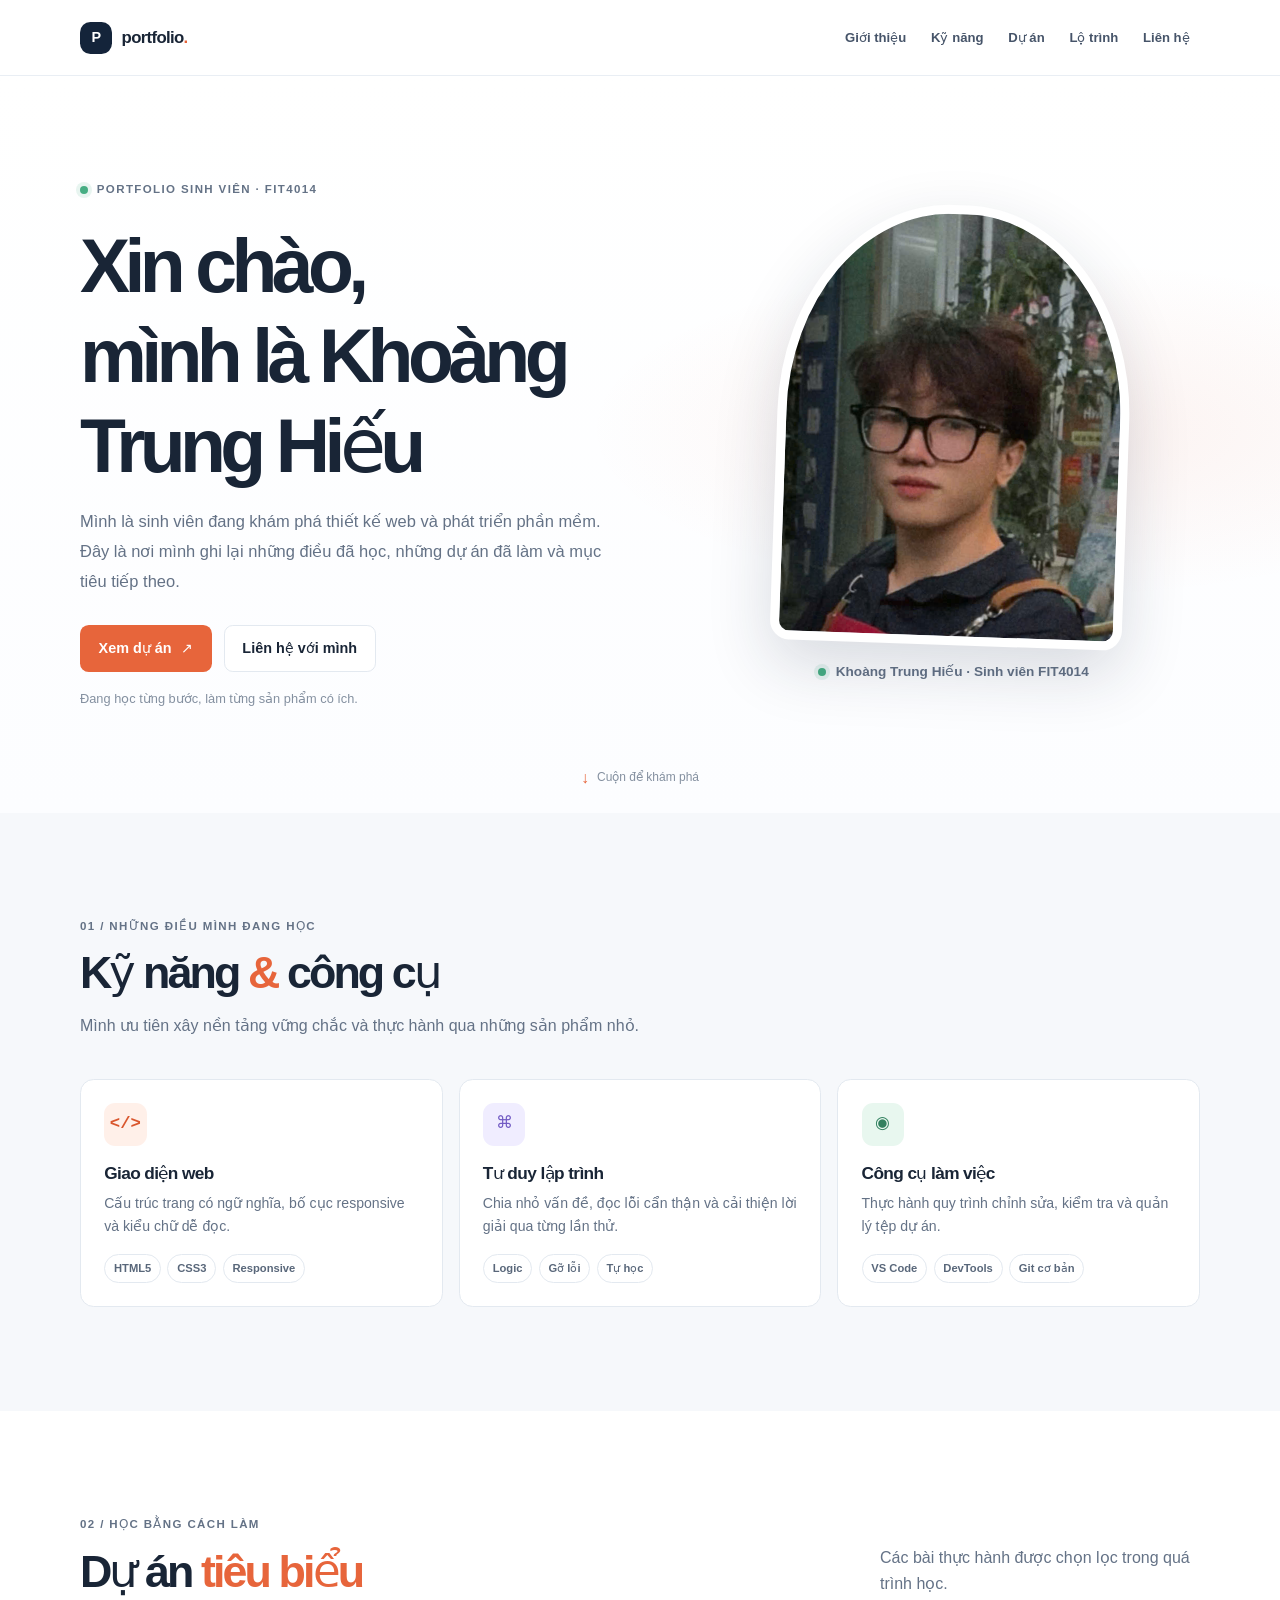
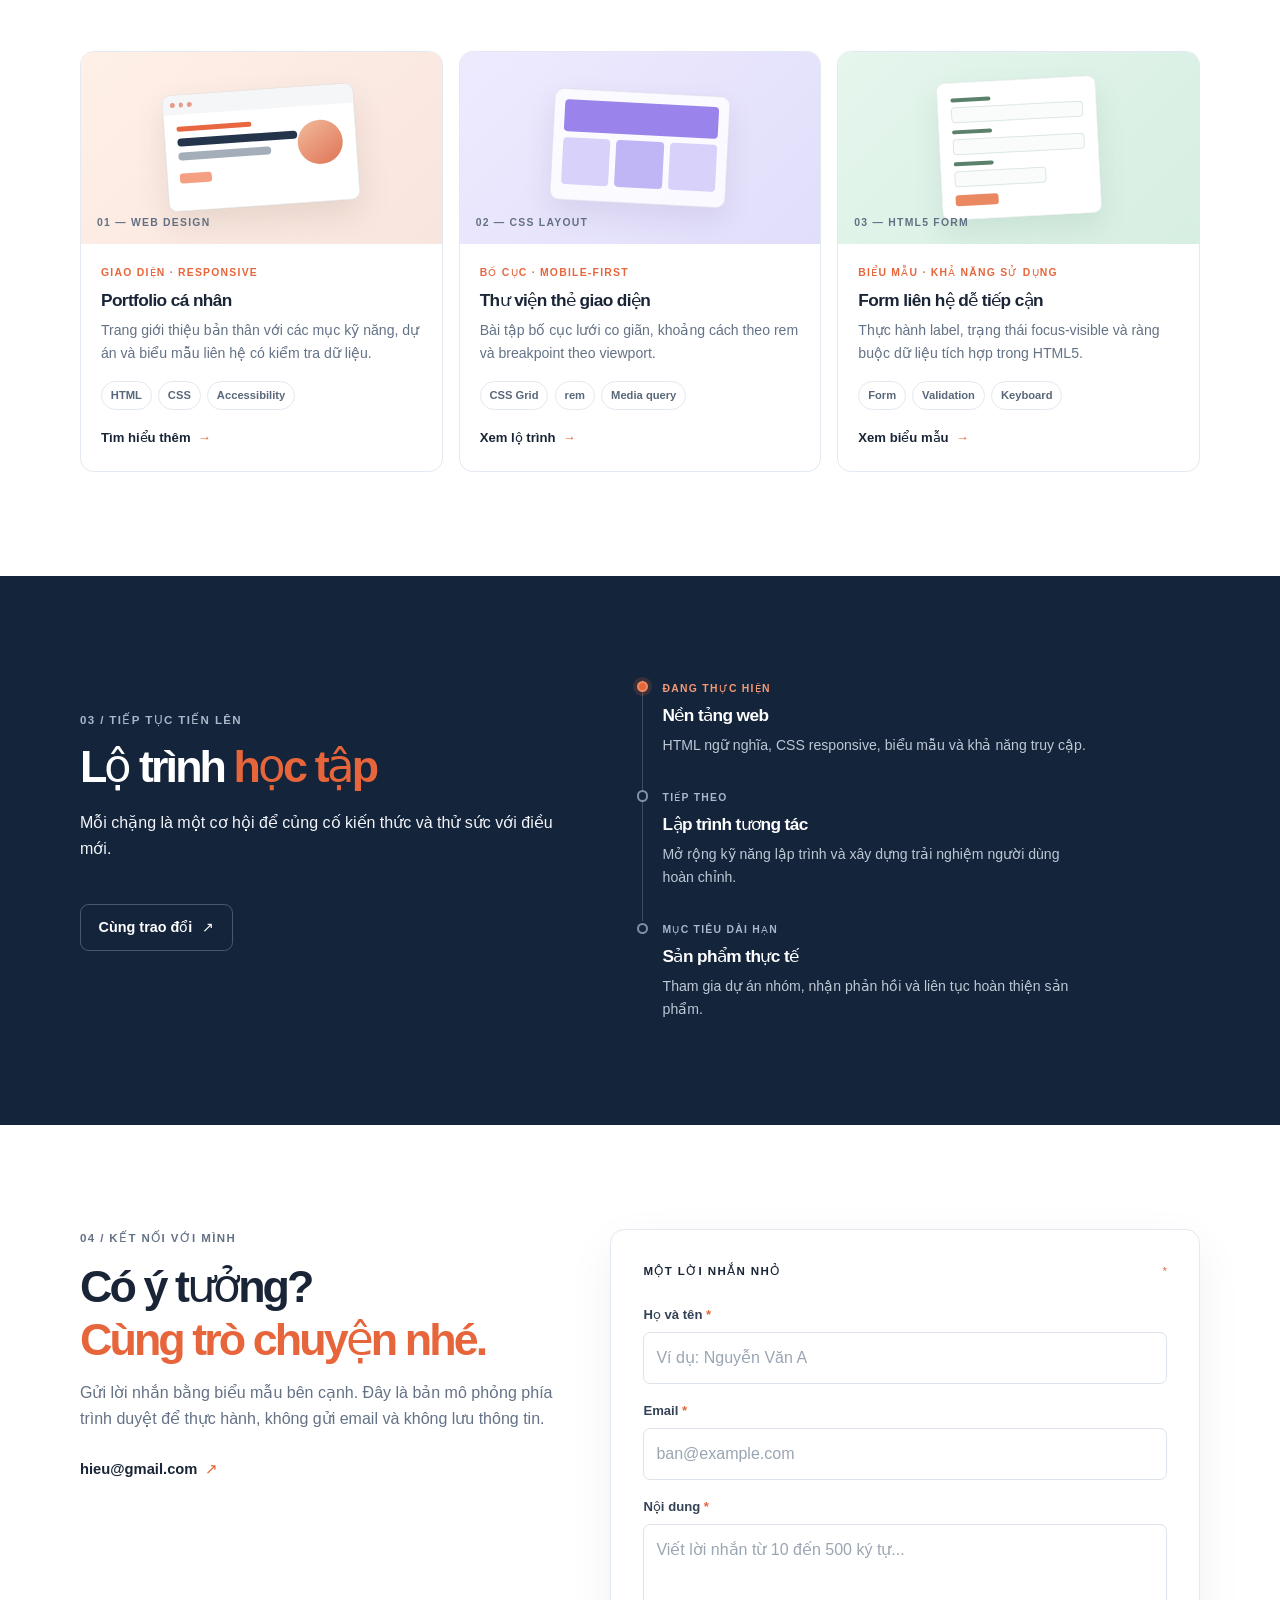
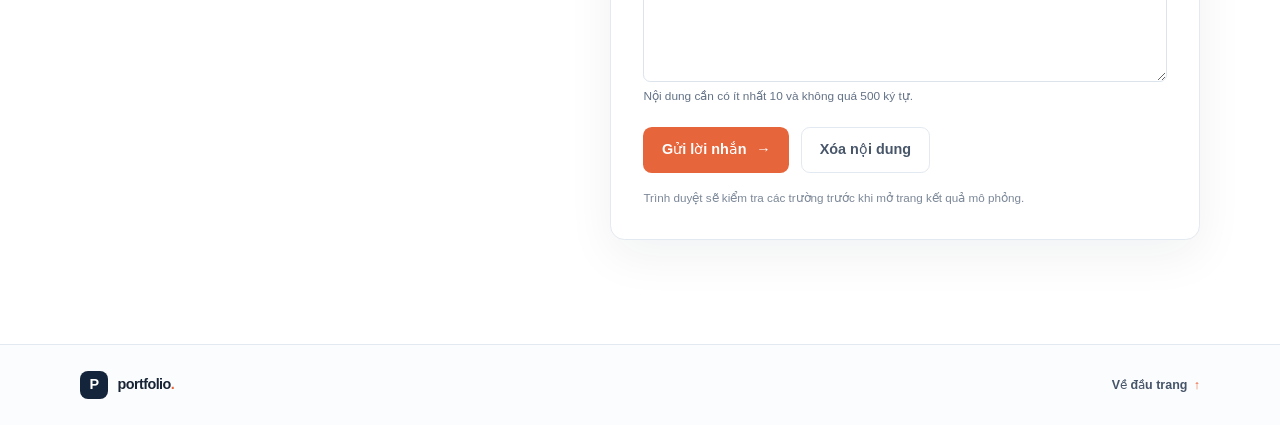
<file: index.html>
<!doctype html>
<html lang="vi">
  <head>
    <meta charset="utf-8" />
    <meta name="viewport" content="width=device-width, initial-scale=1" />
    <meta
      name="description"
      content="Portfolio cá nhân giới thiệu kỹ năng, dự án và lộ trình học tập."
    />
    <title>Portfolio | Khoàng Trung Hiếu</title>
    <link rel="stylesheet" href="css/style.css" />
  </head>
  <body>
    <a class="skip-link" href="#main">Bỏ qua điều hướng</a>

    <header class="site-header">
      <div class="container header-inner">
        <a class="brand" href="#intro" aria-label="Portfolio, về đầu trang">
          <span class="brand-mark" aria-hidden="true">P</span>
          <span>portfolio<span class="brand-dot">.</span></span>
        </a>
        <nav class="site-nav" aria-label="Điều hướng chính">
          <a href="#intro">Giới thiệu</a>
          <a href="#skills">Kỹ năng</a>
          <a href="#projects">Dự án</a>
          <a href="#learning">Lộ trình</a>
          <a href="#contact">Liên hệ</a>
        </nav>
      </div>
    </header>

    <main id="main">
      <section class="hero section" id="intro" aria-labelledby="intro-title">
        <div class="container hero-grid">
          <div class="hero-copy">
            <p class="eyebrow">
              <span class="status-dot" aria-hidden="true"></span> PORTFOLIO SINH
              VIÊN · FIT4014
            </p>
            <h1 id="intro-title">Xin chào,<br />mình là Khoàng Trung Hiếu</h1>
            <p class="hero-lede">
              Mình là sinh viên đang khám phá thiết kế web và phát triển phần
              mềm. Đây là nơi mình ghi lại những điều đã học, những dự án đã làm
              và mục tiêu tiếp theo.
            </p>
            <div class="hero-actions">
              <a class="button button-primary" href="#projects"
                >Xem dự án <span aria-hidden="true">↗</span></a
              >
              <a class="button button-quiet" href="#contact"
                >Liên hệ với mình</a
              >
            </div>
            <p class="hero-note">
              Đang học từng bước, làm từng sản phẩm có ích.
            </p>
          </div>
          <figure class="hero-art">
            <div class="portrait-frame">
              <img
                class="portrait-image"
                src="assets/hieu.jpg"
                alt="Ảnh cá nhân của Khoàng Trung Hiếu"
              />
            </div>
            <figcaption class="portrait-caption">
              <span class="status-dot" aria-hidden="true"></span>
              Khoàng Trung Hiếu · Sinh viên FIT4014
            </figcaption>
          </figure>
        </div>
        <a class="scroll-cue" href="#skills"
          ><span aria-hidden="true">↓</span> Cuộn để khám phá</a
        >
      </section>

      <section
        class="section section-soft"
        id="skills"
        aria-labelledby="skills-title"
      >
        <div class="container">
          <div class="section-heading">
            <p class="eyebrow">01 / NHỮNG ĐIỀU MÌNH ĐANG HỌC</p>
            <h2 id="skills-title">
              Kỹ năng <span class="text-accent">&amp;</span> công cụ
            </h2>
            <p>
              Mình ưu tiên xây nền tảng vững chắc và thực hành qua những sản
              phẩm nhỏ.
            </p>
          </div>
          <div class="skills-grid">
            <article class="skill-card">
              <span class="skill-icon icon-orange" aria-hidden="true"
                >&lt;/&gt;</span
              >
              <h3>Giao diện web</h3>
              <p>
                Cấu trúc trang có ngữ nghĩa, bố cục responsive và kiểu chữ dễ
                đọc.
              </p>
              <ul class="tag-list" aria-label="Công nghệ">
                <li>HTML5</li>
                <li>CSS3</li>
                <li>Responsive</li>
              </ul>
            </article>
            <article class="skill-card">
              <span class="skill-icon icon-purple" aria-hidden="true">⌘</span>
              <h3>Tư duy lập trình</h3>
              <p>
                Chia nhỏ vấn đề, đọc lỗi cẩn thận và cải thiện lời giải qua từng
                lần thử.
              </p>
              <ul class="tag-list" aria-label="Kỹ năng">
                <li>Logic</li>
                <li>Gỡ lỗi</li>
                <li>Tự học</li>
              </ul>
            </article>
            <article class="skill-card">
              <span class="skill-icon icon-green" aria-hidden="true">◉</span>
              <h3>Công cụ làm việc</h3>
              <p>
                Thực hành quy trình chỉnh sửa, kiểm tra và quản lý tệp dự án.
              </p>
              <ul class="tag-list" aria-label="Công cụ">
                <li>VS Code</li>
                <li>DevTools</li>
                <li>Git cơ bản</li>
              </ul>
            </article>
          </div>
        </div>
      </section>

      <section class="section" id="projects" aria-labelledby="projects-title">
        <div class="container">
          <div class="section-heading heading-row">
            <div>
              <p class="eyebrow">02 / HỌC BẰNG CÁCH LÀM</p>
              <h2 id="projects-title">
                Dự án <span class="text-accent">tiêu biểu</span>
              </h2>
            </div>
            <p>Các bài thực hành được chọn lọc trong quá trình học.</p>
          </div>
          <div class="projects-grid">
            <article class="project-card project-featured">
              <div class="project-visual visual-portfolio" aria-hidden="true">
                <div class="mini-browser">
                  <div class="mini-browser-bar"><i></i><i></i><i></i></div>
                  <div class="mini-content">
                    <span></span><b></b><b></b><em></em>
                    <div class="mini-avatar"></div>
                  </div>
                </div>
                <span class="visual-label">01 — WEB DESIGN</span>
              </div>
              <div class="project-body">
                <p class="project-kicker">GIAO DIỆN · RESPONSIVE</p>
                <h3>Portfolio cá nhân</h3>
                <p>
                  Trang giới thiệu bản thân với các mục kỹ năng, dự án và biểu
                  mẫu liên hệ có kiểm tra dữ liệu.
                </p>
                <ul class="tag-list" aria-label="Công nghệ dự án portfolio">
                  <li>HTML</li>
                  <li>CSS</li>
                  <li>Accessibility</li>
                </ul>
                <a class="text-link" href="#contact"
                  >Tìm hiểu thêm <span aria-hidden="true">→</span></a
                >
              </div>
            </article>
            <article class="project-card">
              <div class="project-visual visual-layout" aria-hidden="true">
                <div class="layout-window">
                  <span></span><span></span><span></span><span></span
                  ><span></span><span></span>
                </div>
                <span class="visual-label">02 — CSS LAYOUT</span>
              </div>
              <div class="project-body">
                <p class="project-kicker">BỐ CỤC · MOBILE-FIRST</p>
                <h3>Thư viện thẻ giao diện</h3>
                <p>
                  Bài tập bố cục lưới co giãn, khoảng cách theo rem và
                  breakpoint theo viewport.
                </p>
                <ul class="tag-list" aria-label="Công nghệ thư viện giao diện">
                  <li>CSS Grid</li>
                  <li>rem</li>
                  <li>Media query</li>
                </ul>
                <a class="text-link" href="#learning"
                  >Xem lộ trình <span aria-hidden="true">→</span></a
                >
              </div>
            </article>
            <article class="project-card">
              <div class="project-visual visual-form" aria-hidden="true">
                <div class="mini-form">
                  <span></span><b></b><span></span><b></b><span></span
                  ><b class="short-field"></b><i></i>
                </div>
                <span class="visual-label">03 — HTML5 FORM</span>
              </div>
              <div class="project-body">
                <p class="project-kicker">BIỂU MẪU · KHẢ NĂNG SỬ DỤNG</p>
                <h3>Form liên hệ dễ tiếp cận</h3>
                <p>
                  Thực hành label, trạng thái focus-visible và ràng buộc dữ liệu
                  tích hợp trong HTML5.
                </p>
                <ul class="tag-list" aria-label="Công nghệ form">
                  <li>Form</li>
                  <li>Validation</li>
                  <li>Keyboard</li>
                </ul>
                <a class="text-link" href="#contact"
                  >Xem biểu mẫu <span aria-hidden="true">→</span></a
                >
              </div>
            </article>
          </div>
        </div>
      </section>

      <section
        class="section section-dark"
        id="learning"
        aria-labelledby="learning-title"
      >
        <div class="container learning-grid">
          <div class="section-heading">
            <p class="eyebrow">03 / TIẾP TỤC TIẾN LÊN</p>
            <h2 id="learning-title">
              Lộ trình <span class="text-accent">học tập</span>
            </h2>
            <p>
              Mỗi chặng là một cơ hội để củng cố kiến thức và thử sức với điều
              mới.
            </p>
            <a class="button button-outline" href="#contact"
              >Cùng trao đổi <span aria-hidden="true">↗</span></a
            >
          </div>
          <ol class="timeline">
            <li class="timeline-item is-current">
              <span class="timeline-marker" aria-hidden="true"></span>
              <p class="timeline-date">ĐANG THỰC HIỆN</p>
              <h3>Nền tảng web</h3>
              <p>
                HTML ngữ nghĩa, CSS responsive, biểu mẫu và khả năng truy cập.
              </p>
            </li>
            <li class="timeline-item">
              <span class="timeline-marker" aria-hidden="true"></span>
              <p class="timeline-date">TIẾP THEO</p>
              <h3>Lập trình tương tác</h3>
              <p>
                Mở rộng kỹ năng lập trình và xây dựng trải nghiệm người dùng
                hoàn chỉnh.
              </p>
            </li>
            <li class="timeline-item">
              <span class="timeline-marker" aria-hidden="true"></span>
              <p class="timeline-date">MỤC TIÊU DÀI HẠN</p>
              <h3>Sản phẩm thực tế</h3>
              <p>
                Tham gia dự án nhóm, nhận phản hồi và liên tục hoàn thiện sản
                phẩm.
              </p>
            </li>
          </ol>
        </div>
      </section>

      <section
        class="section contact-section"
        id="contact"
        aria-labelledby="contact-title"
      >
        <div class="container contact-grid">
          <div class="contact-copy">
            <p class="eyebrow">04 / KẾT NỐI VỚI MÌNH</p>
            <h2 id="contact-title">
              Có ý tưởng?<br /><span class="text-accent"
                >Cùng trò chuyện nhé.</span
              >
            </h2>
            <p>
              Gửi lời nhắn bằng biểu mẫu bên cạnh. Đây là bản mô phỏng phía
              trình duyệt để thực hành, không gửi email và không lưu thông tin.
            </p>

            <a class="contact-email" href="mailto:hieu@gmail.com"
              >hieu@gmail.com <span aria-hidden="true">↗</span></a
            >
          </div>
          <form class="contact-form" action="ket-qua.html" method="get">
            <div class="form-heading">
              <span class="form-step">MỘT LỜI NHẮN NHỎ</span>
              <span class="form-required"
                ><span aria-hidden="true">*</span></span
              >
            </div>
            <div class="form-field">
              <label for="fullname"
                >Họ và tên <span aria-hidden="true">*</span></label
              >
              <input
                id="fullname"
                name="fullname"
                type="text"
                autocomplete="name"
                minlength="2"
                maxlength="80"
                required
                placeholder="Ví dụ: Nguyễn Văn A"
              />
            </div>
            <div class="form-field">
              <label for="email">Email <span aria-hidden="true">*</span></label>
              <input
                id="email"
                name="email"
                type="email"
                autocomplete="email"
                maxlength="254"
                required
                placeholder="ban@example.com"
              />
            </div>
            <div class="form-field">
              <label for="message"
                >Nội dung <span aria-hidden="true">*</span></label
              >
              <textarea
                id="message"
                name="message"
                rows="5"
                minlength="10"
                maxlength="500"
                required
                aria-describedby="message-help"
                placeholder="Viết lời nhắn từ 10 đến 500 ký tự..."
              ></textarea>
              <p class="field-help" id="message-help">
                Nội dung cần có ít nhất 10 và không quá 500 ký tự.
              </p>
            </div>
            <div class="form-actions">
              <button class="button button-primary" type="submit">
                Gửi lời nhắn <span aria-hidden="true">→</span>
              </button>
              <button class="button button-reset" type="reset">
                Xóa nội dung
              </button>
            </div>
            <p class="form-footnote">
              Trình duyệt sẽ kiểm tra các trường trước khi mở trang kết quả mô
              phỏng.
            </p>
          </form>
        </div>
      </section>
    </main>

    <footer class="site-footer">
      <div class="container footer-inner">
        <a class="brand footer-brand" href="#intro"
          ><span class="brand-mark" aria-hidden="true">P</span
          ><span>portfolio<span class="brand-dot">.</span></span></a
        >

        <a class="back-top" href="#intro"
          >Về đầu trang <span aria-hidden="true">↑</span></a
        >
      </div>
    </footer>
  </body>
</html>
</file>
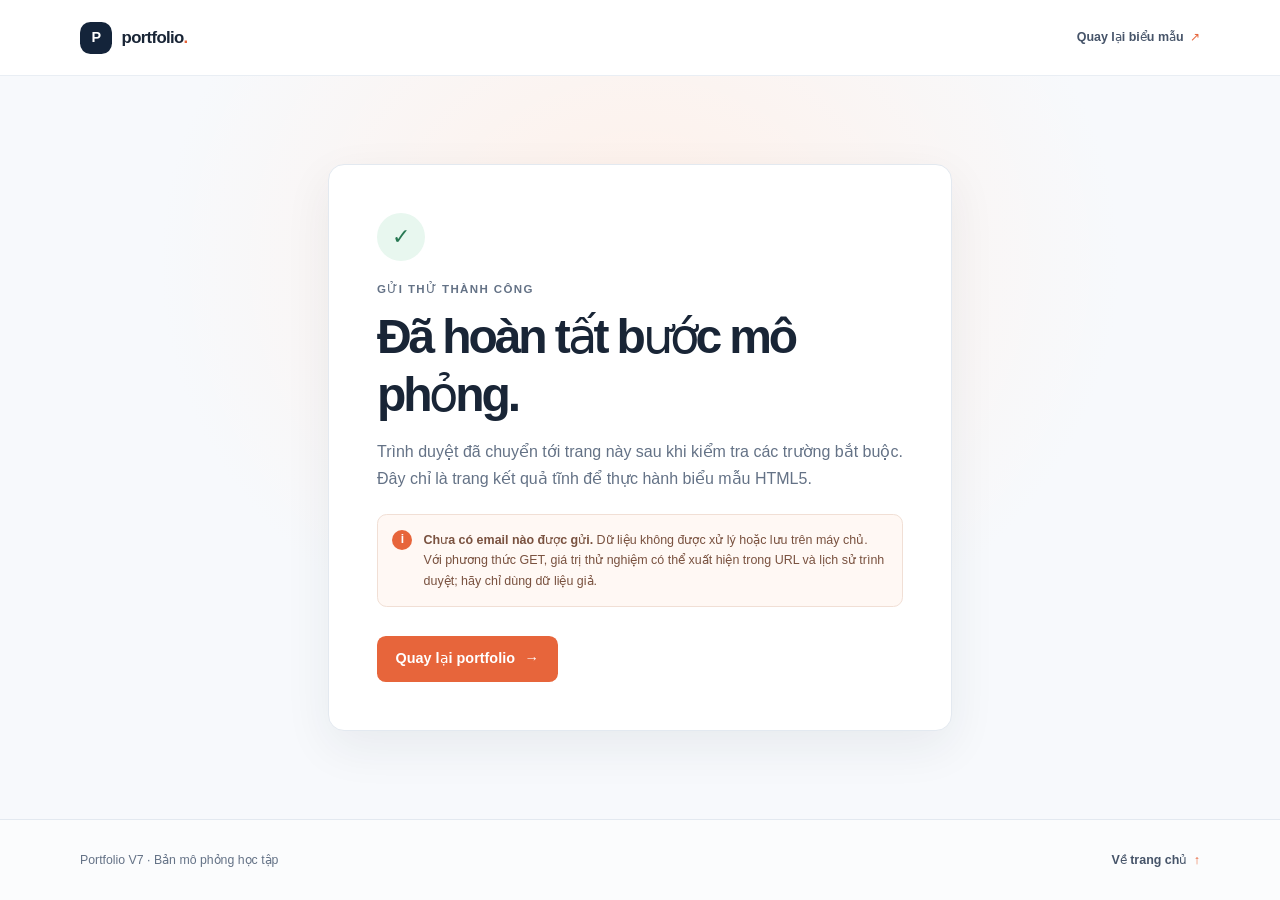
<file: ket-qua.html>
<!doctype html>
<html lang="vi">
<head>
  <meta charset="utf-8">
  <meta name="viewport" content="width=device-width, initial-scale=1">
  <meta name="robots" content="noindex">
  <title>Kết quả mô phỏng | Portfolio</title>
  <link rel="stylesheet" href="css/style.css">
</head>
<body class="result-page">
  <a class="skip-link" href="#main">Bỏ qua điều hướng</a>
  <header class="site-header">
    <div class="container header-inner">
      <a class="brand" href="index.html#intro" aria-label="Portfolio, về trang chủ">
        <span class="brand-mark" aria-hidden="true">P</span>
        <span>portfolio<span class="brand-dot">.</span></span>
      </a>
      <a class="back-top" href="index.html#contact">Quay lại biểu mẫu <span aria-hidden="true">↗</span></a>
    </div>
  </header>
  <main id="main" class="result-main">
    <section class="result-card" aria-labelledby="result-title">
      <span class="result-icon" aria-hidden="true">✓</span>
      <p class="eyebrow">GỬI THỬ THÀNH CÔNG</p>
      <h1 id="result-title">Đã hoàn tất bước mô phỏng.</h1>
      <p>Trình duyệt đã chuyển tới trang này sau khi kiểm tra các trường bắt buộc. Đây chỉ là trang kết quả tĩnh để thực hành biểu mẫu HTML5.</p>
      <div class="contact-note result-warning">
        <span class="note-icon" aria-hidden="true">i</span>
        <p><strong>Chưa có email nào được gửi.</strong> Dữ liệu không được xử lý hoặc lưu trên máy chủ. Với phương thức GET, giá trị thử nghiệm có thể xuất hiện trong URL và lịch sử trình duyệt; hãy chỉ dùng dữ liệu giả.</p>
      </div>
      <a class="button button-primary" href="index.html#contact">Quay lại portfolio <span aria-hidden="true">→</span></a>
    </section>
  </main>
  <footer class="site-footer">
    <div class="container footer-inner">
      <span>Portfolio V7 · Bản mô phỏng học tập</span>
      <a class="back-top" href="index.html#intro">Về trang chủ <span aria-hidden="true">↑</span></a>
    </div>
  </footer>
</body>
</html>
</file>
<file: css/style.css>
/* Màu và giới hạn chiều rộng dùng chung toàn trang.
   Đổi biến tại đây để cập nhật đồng bộ màu chữ, nền, focus và điểm nhấn. */
:root {
  color-scheme: light;
  --ink: #192536;
  --muted: #647286;
  --soft: #f1f5fa;
  --paper: #ffffff;
  --line: #e3e9f0;
  --focus: #f06b3d;
  --hover: #d9562d;
  --accent: #e7653b;
  --navy: #14243a;
  --green: #46ad83;
  --purple: #8b73df;
  --content: 70rem;
  font-family: "Segoe UI", Arial, sans-serif;
  color: var(--ink);
  background: var(--paper);
  font-synthesis: none;
  text-rendering: optimizeLegibility;
}

/* Tính cả padding và border vào width/height để phần tử không vượt khung. */
* {
  box-sizing: border-box;
}

/* Cuộn tới các mục điều hướng mượt; scroll-padding chừa khoảng thở khi tới đích. */
html {
  scroll-behavior: smooth;
  scroll-padding-top: 1.5rem;
}

/* Cỡ chữ cơ sở 1rem và line-height tạo nhịp đọc thoáng cho nội dung. */
body {
  min-width: 20rem;
  margin: 0;
  font-size: 1rem;
  line-height: 1.65;
}

/* Link giữ màu chữ của vùng chứa; bỏ gạch chân mặc định để dùng kiểu giao diện riêng. */
a {
  color: inherit;
  text-decoration: none;
}

/* Nút và trường nhập kế thừa font trang để kiểu chữ không lệch giữa trình duyệt. */
button,
input,
textarea {
  font: inherit;
}

/* Bỏ lớp chớp màu mặc định trên một số trình duyệt di động khi chạm. */
button,
a,
input,
textarea {
  -webkit-tap-highlight-color: transparent;
}

/* Chỉ báo bàn phím dùng chung cho link, nút và trường nhập.
   Không bỏ outline: viền cam và khoảng lệch giúp nhận biết phần tử đang được focus. */
a:focus-visible,
button:focus-visible,
input:focus-visible,
textarea:focus-visible {
  outline: 0.1875rem solid var(--focus);
  outline-offset: 0.1875rem;
}

/* Nút dùng cùng màu chữ kế thừa, còn màu nền/viền được đặt theo từng biến thể. */
button {
  color: inherit;
}

/* Màu chọn văn bản đồng bộ với bảng màu tối của trang. */
::selection {
  color: var(--paper);
  background: var(--navy);
}

/* Khung nội dung giữa trang: co theo màn hình nhưng có chiều rộng tối đa. */
.container {
  width: min(var(--content), calc(100% - 2.5rem));
  margin-inline: auto;
}

/* Khoảng cách dọc mặc định giữa các phần; breakpoint desktop tăng thêm. */
.section {
  padding-block: 5.5rem;
}

/* Nền dịu để phân biệt một số phần với nền trắng chính. */
.section-soft {
  background: #f6f8fb;
}

/* Nhãn phụ dùng chung cho tiêu đề mục, dự án, form và mốc thời gian. */
.eyebrow,
.project-kicker,
.form-step,
.timeline-date {
  margin: 0;
  color: var(--muted);
  font-size: 0.72rem;
  font-weight: 700;
  letter-spacing: 0.12em;
}

/* Chữ nhấn màu cam dùng trong tiêu đề và các đoạn cần nổi bật. */
.text-accent {
  color: var(--accent);
}

/* Liên kết bỏ qua menu: nằm ngoài màn hình đến khi người dùng bàn phím focus. */
.skip-link {
  position: fixed;
  z-index: 20;
  top: 0.75rem;
  left: 0.75rem;
  padding: 0.65rem 1rem;
  transform: translateY(-160%);
  border-radius: 0.5rem;
  color: var(--paper);
  background: var(--navy);
}

/* Đưa liên kết bỏ qua vào màn hình khi nhận focus bàn phím. */
.skip-link:focus {
  transform: translateY(0);
}

/* Header nằm trên nội dung trang nhưng không che các thành phần focus. */
.site-header {
  position: relative;
  z-index: 5;
  border-bottom: 1px solid rgb(226 233 240 / 75%);
  background: var(--paper);
}

/* Logo và footer dùng flex để căn giữa theo chiều dọc và tách hai đầu. */
.header-inner,
.footer-inner {
  display: flex;
  min-height: 4.7rem;
  align-items: center;
  justify-content: space-between;
  gap: 1.5rem;
}

/* Logo là link về đầu trang; không co lại khi menu chiếm thêm chỗ. */
.brand {
  display: inline-flex;
  flex: 0 0 auto;
  align-items: center;
  gap: 0.6rem;
  font-family: "Segoe UI", Arial, sans-serif;
  font-size: 1.05rem;
  font-weight: 800;
  letter-spacing: -0.04em;
}

/* Ô chữ cái tạo dấu nhận diện logo, giữ hình vuông bằng aspect-ratio. */
.brand-mark {
  display: grid;
  width: 2rem;
  aspect-ratio: 1;
  place-items: center;
  border-radius: 0.65rem;
  color: white;
  background: var(--navy);
  font-size: 0.9rem;
}

/* Dấu chấm trong chữ logo lấy màu nhấn. */
.brand-dot {
  color: var(--accent);
}

/* Menu tự xuống dòng khi thiếu chỗ, căn các liên kết về phía cuối header. */
.site-nav {
  display: flex;
  flex-wrap: wrap;
  align-items: center;
  justify-content: flex-end;
  gap: 0.25rem;
}

/* Vùng bấm menu có padding; transition đặt ở trạng thái gốc để cả vào và ra mượt. */
.site-nav a {
  padding: 0.55rem 0.65rem;
  border-radius: 0.4rem;
  color: #465469;
  font-size: 0.82rem;
  font-weight: 600;
  transition: background-color 180ms ease, color 180ms ease;
}

/* Hover đổi nền nhẹ và màu chữ, không làm mất khả năng focus-visible bằng bàn phím. */
.site-nav a:hover {
  color: var(--ink);
  background: var(--soft);
}

/* Hero là phần giới thiệu đầu trang; gradient nền tạo điểm nhấn mà không cần ảnh ngoài. */
.hero {
  position: relative;
  display: flex;
  min-height: 36rem;
  align-items: center;
  overflow: hidden;
  padding-block: 5rem 6rem;
  background:
    radial-gradient(ellipse at 82% 48%, rgb(231 101 59 / 8%), transparent 29rem),
    linear-gradient(180deg, #fff 0%, #fcfdff 100%);
}

/* Mobile-first: hero xếp nội dung theo cột; hai cột chỉ bật ở breakpoint 48rem. */
.hero-grid {
  display: grid;
  align-items: center;
  gap: 3rem;
}

/* Đặt nội dung giới thiệu phía trên hình minh họa khi các lớp giao nhau. */
.hero-copy {
  position: relative;
  z-index: 1;
}

/* Căn chấm trạng thái và nhãn phụ thành một hàng. */
.hero-copy .eyebrow {
  display: flex;
  align-items: center;
  gap: 0.55rem;
}

/* Chấm trạng thái nhỏ, không co khi đứng trong flex; vòng mờ tăng độ nhận biết. */
.status-dot {
  display: inline-block;
  width: 0.5rem;
  height: 0.5rem;
  flex: 0 0 auto;
  border-radius: 50%;
  background: var(--green);
  box-shadow: 0 0 0 0.25rem rgb(70 173 131 / 12%);
}

/* Cho phép chữ dài tự ngắt, tránh làm tràn khung trên màn hình hẹp. */
h1,
h2,
h3,
p {
  overflow-wrap: anywhere;
}

/* Kiểu chữ và khoảng cách dòng nhất quán cho các cấp tiêu đề. */
h1,
h2,
h3 {
  font-family: "Segoe UI", Arial, sans-serif;
  line-height: 1.2;
}

/* Tiêu đề hero co giãn theo viewport nhưng vẫn nằm trong giới hạn dễ đọc. */
.hero h1 {
  max-width: 42rem;
  margin: 1.35rem 0 1rem;
  font-size: clamp(2.65rem, 8vw, 4.7rem);
  font-weight: 800;
  letter-spacing: -0.075em;
}

/* Đoạn giới thiệu giới hạn chiều rộng để dòng văn bản không quá dài. */
.hero-lede {
  max-width: 34rem;
  margin: 0;
  color: var(--muted);
  font-size: 1.03rem;
  line-height: 1.8;
}

/* Các nhóm hành động dùng flex và có thể xuống dòng trên màn hình nhỏ. */
.hero-actions,
.form-actions {
  display: flex;
  flex-wrap: wrap;
  align-items: center;
  gap: 0.75rem;
}

/* Tách cụm nút khỏi phần giới thiệu bằng khoảng cách trên. */
.hero-actions {
  margin-top: 1.8rem;
}

/* Kiểu cơ sở cho link dạng nút và button thật; transition đặt ở gốc để
   hover và trạng thái trở về đều mượt, transform không làm xê dịch bố cục. */
.button {
  display: inline-flex;
  min-height: 2.9rem;
  align-items: center;
  justify-content: center;
  gap: 0.6rem;
  padding: 0.7rem 1.1rem;
  border: 1px solid transparent;
  border-radius: 0.55rem;
  cursor: pointer;
  font-size: 0.9rem;
  font-weight: 700;
  line-height: 1.2;
  transition: background-color 180ms ease, border-color 180ms ease, color 180ms ease, transform 180ms ease;
}

/* Trạng thái nhấn tạo chuyển động xuống rất nhẹ để phản hồi thao tác. */
.button:active {
  transform: translateY(0.0625rem);
}

/* Nút chính dùng màu nhấn với chữ trắng để phân cấp hành động. */
.button-primary {
  color: white;
  background: var(--accent);
}

/* Màu hover tối hơn nền gốc để nút vẫn dễ nhận biết khi rê chuột. */
.button-primary:hover {
  background: var(--hover);
}

/* Nút phụ có viền nhẹ, ít nổi bật hơn hành động chính. */
.button-quiet {
  border-color: var(--line);
  color: var(--ink);
  background: white;
}

/* Link nút phụ và nút reset chia sẻ nền hover nhẹ. */
.button-quiet:hover,
.button-reset:hover {
  border-color: #cad4df;
  background: var(--soft);
}

/* Ghi chú dưới nút dùng sắc xám dịu, tách khỏi nội dung chính. */
.hero-note {
  margin: 1rem 0 0;
  color: #8490a0;
  font-size: 0.8rem;
}

/* Căn ảnh chân dung và chú thích trong cột giới thiệu. */
.hero-art {
  display: grid;
  justify-items: center;
  gap: 1rem;
  margin: 0;
}

.portrait-frame {
  width: min(100%, 22rem);
  overflow: hidden;
  aspect-ratio: 4 / 5;
  border: 0.6rem solid white;
  border-radius: 48% 48% 1.2rem 1.2rem;
  background: var(--soft);
  box-shadow: 0 1.5rem 4rem rgb(24 40 61 / 16%);
  transform: rotate(2deg);
}

.portrait-image {
  display: block;
  width: 100%;
  height: 100%;
  object-fit: cover;
  object-position: center 35%;
}

.portrait-caption {
  display: flex;
  align-items: center;
  gap: 0.6rem;
  color: var(--muted);
  font-size: 0.85rem;
  font-weight: 600;
}

/* Gợi ý cuộn được căn giữa đáy hero; transform chỉ dùng để căn vị trí. */
.scroll-cue {
  position: absolute;
  bottom: 1.35rem;
  left: 50%;
  display: flex;
  align-items: center;
  gap: 0.5rem;
  transform: translateX(-50%);
  color: #8490a0;
  font-size: 0.75rem;
}

/* Mũi tên chỉ hướng cuộn dùng màu nhấn. */
.scroll-cue span {
  color: var(--accent);
  font-size: 1rem;
}

/* Tiêu đề mỗi phần có giới hạn chiều rộng và khoảng cách với nội dung tiếp theo. */
.section-heading {
  max-width: 39rem;
  margin-bottom: 2.5rem;
}

/* Cỡ chữ tiêu đề các phần co theo viewport trong một khoảng dễ đọc. */
.section-heading h2,
.contact-copy h2 {
  margin: 0.65rem 0 0.8rem;
  font-size: clamp(2rem, 5vw, 2.8rem);
  font-weight: 800;
  letter-spacing: -0.065em;
}

/* Mô tả tiêu đề dùng màu phụ; reset margin mặc định để khoảng cách nhất quán. */
.section-heading>p:last-child,
.contact-copy>p:not(.eyebrow) {
  margin: 0;
  color: var(--muted);
}

/* Lưới kỹ năng, dự án, ghi chú: một cột trên mobile, nhiều cột ở media query. */
.skills-grid,
.projects-grid,
.notes-grid {
  display: grid;
  gap: 1rem;
}

/* Khung card có viền, nền và transition chung; :focus-within bên dưới hỗ trợ
   bàn phím khi link con trong card được focus. */
.skill-card,
.project-card,
.answer-card,
.note-card {
  border: 1px solid var(--line);
  border-radius: 0.85rem;
  background: var(--paper);
  transition: transform 180ms ease, border-color 180ms ease, box-shadow 180ms ease;
}

/* Khoảng đệm bên trong card kỹ năng. */
.skill-card {
  padding: 1.45rem;
}

/* Hover hoặc focus link con đều nâng card nhẹ; :focus-within truyền phản hồi
   của focus từ phần tử con lên toàn card mà không cần thêm tabindex. */
.skill-card:hover,
.project-card:hover,
.skill-card:focus-within,
.project-card:focus-within,
.answer-card:hover,
.answer-card:focus-within,
.note-card:hover,
.note-card:focus-within {
  transform: translateY(-0.25rem);
  border-color: #d4dce7;
  box-shadow: 0 0.8rem 1.8rem rgb(25 37 54 / 6%);
}

/* Biểu tượng kỹ năng nằm giữa ô vuông có nền màu riêng. */
.skill-icon {
  display: grid;
  width: 2.65rem;
  height: 2.65rem;
  place-items: center;
  border-radius: 0.7rem;
  font-family: Consolas, monospace;
  font-size: 1.08rem;
  font-weight: 700;
}

/* Mỗi kỹ năng có màu nền và màu biểu tượng riêng. */
.icon-orange {
  color: #d9562d;
  background: #fff0e9;
}

/* Biến thể tím cho biểu tượng. */
.icon-purple {
  color: #725bc4;
  background: #f0edff;
}

/* Biến thể xanh cho biểu tượng. */
.icon-green {
  color: #32815f;
  background: #e8f7ef;
}

/* Tiêu đề card dùng chung kích thước và khoảng cách. */
.skill-card h3,
.project-body h3,
.timeline-item h3,
.answer-card h3,
.note-card h3 {
  margin: 1.1rem 0 0.5rem;
  font-size: 1.08rem;
  font-weight: 750;
  letter-spacing: -0.035em;
}

/* Mô tả card giới hạn độ đậm và cỡ chữ để tiêu đề nổi bật hơn. */
.skill-card>p,
.project-body>p:not(.project-kicker),
.timeline-item>p:last-child,
.note-card>p {
  margin: 0;
  color: var(--muted);
  font-size: 0.88rem;
}

/* Danh sách tag được trình bày theo hàng và tự xuống dòng khi cần. */
.tag-list {
  display: flex;
  flex-wrap: wrap;
  gap: 0.4rem;
  margin: 1rem 0 0;
  padding: 0;
  list-style: none;
}

/* Tag là nhãn nhỏ có viền, bo tròn, không dùng dấu đầu dòng. */
.tag-list li {
  padding: 0.25rem 0.55rem;
  border: 1px solid var(--line);
  border-radius: 10rem;
  color: #59677a;
  font-size: 0.7rem;
  font-weight: 600;
}

/* Hàng tiêu đề dự án căn tiêu đề và đoạn mô tả ở hai phía trên desktop. */
.heading-row {
  display: flex;
  max-width: none;
  align-items: end;
  justify-content: space-between;
  gap: 2rem;
}

/* Giới hạn độ rộng mô tả ở hàng tiêu đề để giữ nhịp đọc. */
.heading-row>p {
  max-width: 20rem;
  padding-bottom: 0.85rem;
}

/* Cắt phần trang trí ảnh dự án ở ranh giới card. */
.project-card {
  overflow: hidden;
}

/* Vùng minh họa dự án giữ chiều cao tối thiểu và căn hình vào giữa. */
.project-visual {
  position: relative;
  display: grid;
  min-height: 12rem;
  overflow: hidden;
  place-items: center;
}

/* Mỗi loại dự án có nền minh họa riêng để phân biệt bằng thị giác. */
.visual-portfolio {
  background: linear-gradient(135deg, #fff0e7, #f8e5de);
}

/* Nền minh họa bố cục CSS. */
.visual-layout {
  background: linear-gradient(135deg, #eeeafe, #e1defb);
}

/* Nền minh họa form. */
.visual-form {
  background: linear-gradient(135deg, #e5f6ed, #d7eee2);
}

/* Nhãn nhỏ nằm sát đáy góc trái ảnh minh họa. */
.visual-label {
  position: absolute;
  bottom: 0.8rem;
  left: 1rem;
  color: #627085;
  font-size: 0.65rem;
  font-weight: 700;
  letter-spacing: 0.12em;
}

/* Cửa sổ trình duyệt thu nhỏ chỉ là hình minh họa CSS, không phải iframe. */
.mini-browser {
  width: 12rem;
  overflow: hidden;
  border: 1px solid rgb(25 37 54 / 10%);
  border-radius: 0.55rem;
  background: white;
  box-shadow: 0 0.9rem 2rem rgb(91 62 50 / 12%);
  transform: rotate(-4deg);
}

/* Thanh trên cùng của trình duyệt thu nhỏ. */
.mini-browser-bar {
  display: flex;
  gap: 0.22rem;
  padding: 0.45rem;
  background: #f5f6f8;
}

/* Dấu tròn trang trí trên thanh trình duyệt thu nhỏ. */
.mini-browser-bar i {
  width: 0.3rem;
  height: 0.3rem;
  border-radius: 50%;
  background: #e89b87;
}

/* Nội dung giả lập bên trong trình duyệt làm gốc cho avatar tuyệt đối. */
.mini-content {
  position: relative;
  min-height: 6rem;
  padding: 0.75rem;
}

/* Các thanh giả lập tiêu đề và dòng chữ trong bản xem trước. */
.mini-content>span,
.mini-content>b {
  display: block;
  width: 45%;
  height: 0.3rem;
  margin-bottom: 0.42rem;
  border-radius: 2rem;
  background: #e96740;
}

/* Thanh tiêu đề chính rộng hơn và dùng màu tối. */
.mini-content>b {
  width: 72%;
  height: 0.5rem;
  background: #24344a;
}

/* Thanh thứ hai ngắn và nhạt hơn thanh tiêu đề. */
.mini-content>b:nth-of-type(2) {
  width: 56%;
  background: #a4adba;
}

/* Thanh màu tượng trưng cho nút trong bản xem trước. */
.mini-content>em {
  display: block;
  width: 2rem;
  height: 0.6rem;
  margin-top: 0.8rem;
  border-radius: 0.2rem;
  background: #f5a082;
}

/* Hình tròn trang trí đại diện ảnh hồ sơ trong bản xem trước. */
.mini-avatar {
  position: absolute;
  top: 0.9rem;
  right: 0.8rem;
  width: 2.8rem;
  height: 2.8rem;
  border-radius: 50%;
  background: linear-gradient(145deg, #f2ba9c, #df7455);
}

/* Lưới giả lập ba cột và hai hàng cho dự án layout. */
.layout-window {
  display: grid;
  width: 11rem;
  height: 7rem;
  grid-template-columns: repeat(3, 1fr);
  grid-template-rows: 0.7fr 1fr;
  gap: 0.35rem;
  padding: 0.6rem;
  border: 1px solid rgb(59 47 112 / 10%);
  border-radius: 0.6rem;
  background: rgb(255 255 255 / 80%);
  box-shadow: 0 0.8rem 1.8rem rgb(67 57 121 / 10%);
  transform: rotate(3deg);
}

/* Ô nội dung lưới dùng nền tím nhạt. */
.layout-window span {
  border-radius: 0.25rem;
  background: #d8d1fa;
}

/* Ô đầu trải qua ba cột, mô phỏng thanh tiêu đề. */
.layout-window span:first-child {
  grid-column: span 3;
  background: #9a84ec;
}

/* Ô thứ ba có sắc độ khác để minh họa các khối không đồng nhất. */
.layout-window span:nth-child(3) {
  background: #c1b6f5;
}

/* Thẻ form thu nhỏ dùng grid để xếp các nhãn/trường giả lập. */
.mini-form {
  display: grid;
  width: 10rem;
  gap: 0.32rem;
  padding: 0.8rem;
  border: 1px solid rgb(41 101 71 / 10%);
  border-radius: 0.55rem;
  background: white;
  box-shadow: 0 0.8rem 1.8rem rgb(39 101 70 / 10%);
  transform: rotate(-3deg);
}

/* Các thanh nhỏ mô phỏng nhãn trường trong form. */
.mini-form span {
  width: 2.5rem;
  height: 0.25rem;
  margin-top: 0.12rem;
  border-radius: 2rem;
  background: #5b806b;
}

/* Các ô dài mô phỏng trường nhập. */
.mini-form b {
  height: 1rem;
  border: 1px solid #dce8df;
  border-radius: 0.25rem;
  background: #f9fcfa;
}

/* Trường cuối ngắn hơn để tạo đa dạng cho hình minh họa. */
.mini-form .short-field {
  width: 70%;
}

/* Thanh nút gửi giả lập nằm ở cuối form. */
.mini-form i {
  width: 2.7rem;
  height: 0.65rem;
  margin-top: 0.2rem;
  border-radius: 0.2rem;
  background: #e98861;
}

/* Khoảng đệm riêng cho nội dung bên dưới ảnh dự án. */
.project-body {
  padding: 1.25rem;
}

/* Nhãn phân loại dự án dùng màu cam và cỡ chữ nhỏ. */
.project-body .project-kicker {
  color: var(--accent);
  font-size: 0.65rem;
}

/* Tiêu đề dự án gần nhãn phân loại hơn so với mặc định chung của card. */
.project-body h3 {
  margin-top: 0.55rem;
}

/* Link hành động trong card dự án. */
.text-link {
  display: inline-flex;
  align-items: center;
  gap: 0.45rem;
  margin-top: 1.1rem;
  color: var(--ink);
  font-size: 0.82rem;
  font-weight: 700;
}

/* Mũi tên dùng màu nhấn và transition ở trạng thái gốc. */
.text-link span,
.back-top span {
  color: var(--accent);
  transition: transform 180ms ease;
}

/* Hover dịch mũi tên sang phải để bổ sung phản hồi cho link. */
.text-link:hover span,
.back-top:hover span {
  transform: translateX(0.2rem);
}

/* Nền tối cho phần lộ trình; đổi màu chữ mặc định để đủ tương phản. */
.section-dark {
  color: #f2f5f9;
  background: var(--navy);
}

/* Lộ trình xếp dọc trên mobile, chia cột ở màn hình rộng hơn. */
.learning-grid {
  display: grid;
  gap: 3rem;
}

/* Trên nền tối, nhãn và mô tả dùng màu sáng dịu để giữ khả năng đọc. */
.section-dark .eyebrow,
.section-dark .section-heading>p:last-child {
  color: #a9b7c8;
}

/* Tiêu đề phần tối dùng màu trắng. */
.section-dark .section-heading h2 {
  color: white;
}

/* Nút viền trên nền tối; giữ tương phản chữ trắng. */
.button-outline {
  margin-top: 1.6rem;
  border-color: rgb(255 255 255 / 24%);
  color: white;
}

/* Hover thêm nền trong suốt và làm viền nổi bật hơn. */
.button-outline:hover {
  border-color: rgb(255 255 255 / 50%);
  background: rgb(255 255 255 / 8%);
}

/* Timeline tự vẽ đường thời gian bằng viền trái của từng mục. */
.timeline {
  margin: 0;
  padding: 0 0 0 1.4rem;
  list-style: none;
}

/* Mỗi mục timeline có đường nối và khoảng cách với mục kế tiếp. */
.timeline-item {
  position: relative;
  padding: 0 0 2rem 1.25rem;
  border-left: 1px solid rgb(255 255 255 / 19%);
}

/* Mục cuối bỏ đoạn đường nối thừa bên dưới. */
.timeline-item:last-child {
  padding-bottom: 0;
  border-left-color: transparent;
}

/* Chấm mốc đặt chồng lên đường timeline. */
.timeline-marker {
  position: absolute;
  top: 0.1rem;
  left: -0.38rem;
  width: 0.7rem;
  height: 0.7rem;
  border: 2px solid #8190a4;
  border-radius: 50%;
  background: var(--navy);
}

/* Mốc hiện tại nổi bật bằng màu cam và quầng sáng. */
.is-current .timeline-marker {
  border-color: #ee8a62;
  background: var(--accent);
  box-shadow: 0 0 0 0.25rem rgb(231 101 59 / 17%);
}

/* Ngày/mô tả trạng thái trên nền tối dùng chữ nhỏ, sáng. */
.timeline-date {
  color: #a9b7c8;
  font-size: 0.65rem;
}

/* Nhãn trạng thái hiện tại dùng màu cam nhạt. */
.is-current .timeline-date {
  color: #f39a76;
}

/* Tiêu đề các mốc dùng màu trắng để phân biệt với mô tả. */
.timeline-item h3 {
  margin: 0.5rem 0;
  color: white;
}

/* Mô tả mốc giới hạn chiều rộng, màu sáng dịu trên nền tối. */
.timeline-item>p:last-child {
  max-width: 27rem;
  color: #bdc8d5;
}

/* Cột liên hệ xếp dọc trên mobile và chuyển thành hai cột tại breakpoint. */
.contact-grid {
  display: grid;
  align-items: start;
  gap: 2.5rem;
}

/* Khoảng cách tiêu đề phần liên hệ được tinh chỉnh riêng. */
.contact-copy h2 {
  margin-top: 0.7rem;
}

/* Đoạn giới thiệu form không kéo dài quá rộng. */
.contact-copy>p:not(.eyebrow) {
  max-width: 30rem;
}

/* Hộp lưu ý dùng nền ấm và bố cục flex để icon không đẩy chữ. */
.contact-note {
  display: flex;
  align-items: flex-start;
  gap: 0.7rem;
  padding: 0.9rem;
  border: 1px solid #f1dfd5;
  border-radius: 0.6rem;
  background: #fff8f4;
}

/* Hộp lưu ý cạnh phần giới thiệu có giới hạn chiều rộng và khoảng cách trên. */
.contact-copy .contact-note {
  max-width: 27rem;
  margin-top: 1.35rem;
}

/* Icon thông tin là hình tròn cố định, căn giữa chữ i. */
.note-icon {
  display: grid;
  width: 1.25rem;
  height: 1.25rem;
  flex: 0 0 auto;
  place-items: center;
  border-radius: 50%;
  color: white;
  background: var(--accent);
  font-size: 0.75rem;
  font-weight: 700;
}

/* Nội dung lưu ý nhỏ, màu nâu đậm trên nền ấm. */
.contact-note p {
  margin: 0;
  color: #79513f;
  font-size: 0.78rem;
}

/* Link email trình bày thành hàng và có biểu tượng mở liên kết. */
.contact-email {
  display: inline-flex;
  align-items: center;
  gap: 0.45rem;
  margin-top: 1.5rem;
  color: var(--ink);
  font-size: 0.92rem;
  font-weight: 700;
}

/* Mũi tên email lấy màu điểm nhấn. */
.contact-email span {
  color: var(--accent);
}

/* min-width: 0 cho phép form co theo cột grid, không đẩy tràn viewport. */
.contact-form {
  min-width: 0;
  padding: clamp(1.15rem, 4vw, 2rem);
  border: 1px solid var(--line);
  border-radius: 0.9rem;
  background: white;
  box-shadow: 0 1rem 3rem rgb(25 37 54 / 6%);
}

/* Tiêu đề form cho phép xuống dòng khi màn hình hẹp. */
.form-heading {
  display: flex;
  flex-wrap: wrap;
  align-items: center;
  justify-content: space-between;
  gap: 0.5rem;
  margin-bottom: 1.4rem;
}

/* Nhãn nhỏ đầu form dùng màu chữ chính. */
.form-step {
  color: var(--ink);
}

/* Chú thích trường bắt buộc dùng màu phụ. */
.form-required {
  color: var(--muted);
  font-size: 0.72rem;
}

/* Dấu sao trong chú thích và label dùng màu nhấn. */
.form-required span,
.form-field label span {
  color: var(--accent);
}

/* Mỗi trường nhập có khoảng cách trên và được phép co trong cột form. */
.form-field {
  min-width: 0;
  margin-top: 1rem;
}

/* Label hiển thị trên trường nhập, giúp giữ liên kết và vùng bấm rõ ràng. */
.form-field label {
  display: block;
  margin-bottom: 0.38rem;
  color: #344256;
  font-size: 0.82rem;
  font-weight: 700;
}

/* Input và textarea chiếm hết chiều rộng cột; border-box ở đầu file giúp
   padding/viền nằm trong width: 100%, tránh tràn trên màn hình nhỏ. */
.form-field input,
.form-field textarea {
  display: block;
  width: 100%;
  min-width: 0;
  padding: 0.75rem;
  border: 1px solid #dce3eb;
  border-radius: 0.45rem;
  color: var(--ink);
  background: white;
  font-size: 1rem;
  caret-color: var(--accent);
  transition: border-color 180ms ease, box-shadow 180ms ease;
}

/* Làm rõ đây là vùng nhập có thể tương tác khi rê chuột. */
.form-field input:hover,
.form-field textarea:hover {
  border-color: #aab7c6;
}

/* Placeholder dịu hơn dữ liệu nhập, vẫn đủ phân biệt với label. */
.form-field input::placeholder,
.form-field textarea::placeholder {
  color: #9aa5b3;
}

/* Khi con trỏ vào trường, đổi viền và thêm quầng nhẹ; outline bàn phím
   vẫn được giữ bởi :focus-visible ở phần reset chung đầu file. */
.form-field input:focus,
.form-field textarea:focus {
  border-color: var(--focus);
  box-shadow: 0 0 0 0.2rem rgb(240 107 61 / 11%);
}

/* Textarea cao tối thiểu và chỉ cho phép kéo dọc để không phá bố cục ngang. */
.form-field textarea {
  min-height: 8rem;
  resize: vertical;
}

/* Hướng dẫn aria-describedby dưới textarea dùng cỡ nhỏ và màu phụ. */
.field-help {
  margin: 0.35rem 0 0;
  color: var(--muted);
  font-size: 0.74rem;
}

/* Tạo khoảng cách giữa các trường và cụm nút form. */
.form-actions {
  margin-top: 1.25rem;
}

/* Nút xóa là hành động phụ, không cạnh tranh với nút gửi. */
.button-reset {
  border-color: var(--line);
  color: #48566a;
  background: white;
}

/* Giải thích cách kiểm tra form đặt dưới các nút với cỡ chữ nhỏ. */
.form-footnote {
  margin: 0.9rem 0 0;
  color: #7b8797;
  font-size: 0.73rem;
}

/* Footer phân cách nội dung bằng đường viền nhẹ. */
.site-footer {
  border-top: 1px solid var(--line);
  background: #fbfcfd;
}

/* Chiều cao tối thiểu cho hàng footer desktop. */
.footer-inner {
  min-height: 5rem;
}

/* Chú thích và dòng phụ trong footer dùng cỡ chữ nhỏ. */
.footer-inner>p,
.footer-inner>span {
  margin: 0;
  color: var(--muted);
  font-size: 0.77rem;
}

/* Logo footer nhỏ hơn logo đầu trang. */
.footer-brand {
  font-size: 0.9rem;
}

/* Thu gọn ô biểu tượng logo trong footer. */
.footer-brand .brand-mark {
  width: 1.75rem;
  border-radius: 0.5rem;
}

/* Link trở lại đầu trang được căn theo hàng với mũi tên. */
.back-top {
  display: inline-flex;
  align-items: center;
  gap: 0.4rem;
  color: #465469;
  font-size: 0.78rem;
  font-weight: 600;
}

/* Trang kết quả dùng flex để footer nằm cuối màn hình kể cả khi ít nội dung. */
.result-page {
  display: flex;
  min-height: 100vh;
  flex-direction: column;
}

/* Nội dung kết quả căn giữa theo cả hai chiều; nền chỉ có tác dụng trang trí. */
.result-main {
  display: grid;
  flex: 1;
  place-items: center;
  padding: 3rem 1.25rem;
  background: radial-gradient(ellipse at 50% 25%, #fff0e8, transparent 30rem), #f7f9fc;
}

/* Khung thông báo giới hạn chiều rộng để đoạn văn dễ đọc. */
.result-card {
  width: min(100%, 39rem);
  padding: clamp(1.5rem, 5vw, 3rem);
  border: 1px solid var(--line);
  border-radius: 1rem;
  background: white;
  box-shadow: 0 1rem 3rem rgb(25 37 54 / 7%);
}

/* Dấu kiểm thị giác cho biết form đã qua kiểm tra trình duyệt,
   không có nghĩa dữ liệu đã được gửi tới máy chủ. */
.result-icon {
  display: grid;
  width: 3rem;
  height: 3rem;
  margin-bottom: 1.2rem;
  place-items: center;
  border-radius: 50%;
  color: #287853;
  background: #e8f7ef;
  font-size: 1.4rem;
  font-weight: 700;
}

/* Tiêu đề kết quả và tiêu đề trang bài luyện chia sẻ kiểu chữ co giãn. */
.result-card h1,
.practice-hero h1 {
  margin: 0.55rem 0 0.8rem;
  font-size: clamp(2rem, 6vw, 3rem);
  font-weight: 800;
  letter-spacing: -0.065em;
}

/* Đoạn nội dung thông báo dùng màu phụ. */
.result-card>p:not(.eyebrow) {
  color: var(--muted);
}

/* Khoảng cách cho lời nhắc an toàn trên trang kết quả. */
.result-warning {
  margin-block: 1.4rem;
}

/* Nút quay lại tách khỏi phần cảnh báo. */
.result-card .button {
  margin-top: 0.4rem;
}

/* Phần đầu của trang đáp án dùng nền gradient nhẹ và khoảng cách riêng. */
.practice-hero {
  padding-block: 4.5rem;
  background:
    radial-gradient(ellipse at 84% 30%, rgb(231 101 59 / 8%), transparent 25rem),
    #fff;
}

/* Giới hạn tiêu đề trang bài luyện. */
.practice-hero h1 {
  max-width: 43rem;
}

/* Mô tả trang bài luyện giữ độ rộng dễ đọc. */
.practice-hero .container>p:not(.eyebrow) {
  max-width: 42rem;
  margin: 0 0 1.4rem;
  color: var(--muted);
}

/* Lưới đáp án xếp một cột trên mobile, chia cột tại các breakpoint bên dưới. */
.answer-grid {
  display: grid;
  gap: 1rem;
}

/* Thẻ đáp án và ghi chú có cùng khoảng đệm. */
.answer-card,
.note-card {
  padding: 1.35rem;
}

/* Mã nhiệm vụ trong thẻ đáp án dùng màu nhấn. */
.answer-card .project-kicker {
  color: var(--accent);
  font-size: 0.65rem;
}

/* Tiêu đề từng nhiệm vụ đặt gần nhãn mã. */
.answer-card h3 {
  margin-top: 0.5rem;
}

/* Danh sách cặp mã ô/đáp án đặt dưới tiêu đề nhiệm vụ. */
.answer-list {
  margin: 1rem 0 0;
}

/* Mỗi cặp dùng grid: cột mã cố định, cột đáp án co giãn. */
.answer-list>div {
  display: grid;
  grid-template-columns: 3rem minmax(0, 1fr);
  gap: 0.5rem;
  padding-block: 0.4rem;
  border-top: 1px solid #edf0f4;
}

/* Mã ô là nhãn phụ, căn cùng dòng với giá trị tương ứng. */
.answer-list dt {
  color: var(--muted);
  font-size: 0.8rem;
  font-weight: 700;
}

/* dd không nhận margin mặc định và có thể co trong grid. */
.answer-list dd {
  min-width: 0;
  margin: 0;
}

/* Định dạng mã/giá trị CSS trong ghi chú và đáp án. */
code {
  padding: 0.12rem 0.3rem;
  border-radius: 0.25rem;
  color: #9d4627;
  background: #fff1eb;
  font-family: Consolas, "Courier New", monospace;
  font-size: 0.86em;
  overflow-wrap: anywhere;
}

/* Giới hạn chiều rộng tiêu đề ghi chú. */
.notes-container .section-heading {
  max-width: 43rem;
}

/* Tiêu đề từng ghi chú bắt đầu ngang với nội dung. */
.note-card h3 {
  margin-top: 0;
}

/* Mã inline trong ghi chú nhỏ vừa với văn bản xung quanh. */
.note-card code {
  font-size: 0.78rem;
}

/* Tách cảnh báo cuối trang bài luyện khỏi các ghi chú. */
.practice-disclaimer {
  margin-top: 1.3rem;
}

/* Từ 48rem (~768px): bật bố cục hai cột cho hero và các lưới.
   minmax(0, 1fr) cho phép cột co theo nội dung thay vì gây tràn ngang. */
@media (min-width: 48rem) {

  /* Hero chia phần giới thiệu và minh họa thành hai cột tỷ lệ gần nhau. */
  .hero-grid {
    grid-template-columns: 1.08fr 0.92fr;
    gap: 1.5rem;
  }

  /* Các card chuyển từ một cột sang hai cột. */
  .skills-grid,
  .projects-grid,
  .notes-grid {
    grid-template-columns: repeat(2, minmax(0, 1fr));
  }

  /* Dự án đầu tiên nổi bật bằng cách trải qua cả hai cột ở tablet. */
  .project-featured {
    grid-column: span 2;
  }

  /* Tăng chiều cao ảnh minh họa của dự án nổi bật. */
  .project-featured .project-visual {
    min-height: 15rem;
  }

  /* Phần lộ trình chia nội dung giới thiệu và timeline thành hai cột. */
  .learning-grid {
    grid-template-columns: 0.9fr 1.1fr;
    align-items: center;
    gap: 4rem;
  }

  /* Phần liên hệ đặt phần giới thiệu cạnh form. */
  .contact-grid {
    grid-template-columns: 0.9fr 1.1fr;
    gap: 3rem;
  }

  /* Bảng đáp án dùng hai cột trên tablet. */
  .answer-grid {
    grid-template-columns: repeat(2, minmax(0, 1fr));
  }
}

/* Từ 64rem (~1024px): tăng khoảng thở và chuyển các lưới chính sang ba cột. */
@media (min-width: 64rem) {

  /* Tăng khoảng cách dọc ở desktop. */
  .section {
    padding-block: 6.5rem;
  }

  /* Hero desktop có chiều cao lớn hơn để cân đối hai cột. */
  .hero {
    min-height: 40rem;
  }

  /* Tăng khoảng cách giữa chữ và hình minh họa. */
  .hero-grid {
    gap: 3rem;
  }

  /* Kỹ năng, dự án và ghi chú hiển thị ba cột trên màn hình rộng. */
  .skills-grid,
  .projects-grid,
  .notes-grid {
    grid-template-columns: repeat(3, minmax(0, 1fr));
  }

  /* Dự án nổi bật trở về kích thước một cột khi có đủ không gian. */
  .project-featured {
    grid-column: auto;
  }

  /* Trả chiều cao ảnh dự án nổi bật về mức tiêu chuẩn desktop. */
  .project-featured .project-visual {
    min-height: 12rem;
  }

  /* Bảng đáp án có ba cột trên desktop. */
  .answer-grid {
    grid-template-columns: repeat(3, minmax(0, 1fr));
  }
}

/* Tối ưu cho viewport dưới 48rem; quy tắc này bổ sung chi tiết cho mobile
   sau khi bố cục cơ sở đã được khai báo theo hướng mobile-first. */
@media (max-width: 47.99rem) {

  /* Header xếp logo và menu thành hai hàng để tránh chen chúc. */
  .header-inner {
    align-items: flex-start;
    flex-direction: column;
    gap: 0.3rem;
    padding-block: 0.7rem;
  }

  /* Menu mobile căn về đầu hàng và chiếm hết chiều rộng header. */
  .site-nav {
    width: 100%;
    justify-content: flex-start;
    gap: 0;
  }

  /* Giảm vùng đệm link để các mục menu vừa màn hình nhỏ. */
  .site-nav a {
    padding: 0.45rem 0.52rem;
    font-size: 0.76rem;
  }

  /* Hero chỉ cao theo nội dung trên mobile, không giữ chiều cao desktop. */
  .hero {
    min-height: auto;
    padding-block: 4rem 5rem;
  }

  /* Giảm khoảng cách giữa nội dung và hình minh họa khi xếp dọc. */
  .hero-grid {
    gap: 1.5rem;
  }

  /* Thu chiều cao tối thiểu vùng hình minh họa mobile. */
  .hero-art {
    min-height: 17rem;
  }

  .portrait-frame {
    width: min(78%, 19rem);
  }

  /* Hàng tiêu đề xếp dọc thay vì đặt mô tả cạnh tiêu đề. */
  .heading-row {
    align-items: flex-start;
    flex-direction: column;
    gap: 0;
  }

  /* Bỏ phần đệm đáy dành cho bố cục ngang desktop. */
  .heading-row>p {
    padding-bottom: 0;
  }

  /* Footer được phép xuống dòng; padding tạo khoảng cách với mép màn hình. */
  .footer-inner {
    min-height: auto;
    flex-wrap: wrap;
    padding-block: 1rem;
    gap: 0.6rem 1rem;
  }

  /* Chú thích footer chiếm trọn hàng riêng trên màn hình nhỏ. */
  .footer-inner>p {
    order: 1;
    width: 100%;
  }
}

/* Điện thoại rất hẹp (dưới 22rem): giảm lề và tránh nút bị bóp nhỏ. */
@media (max-width: 22rem) {

  /* Tăng phần không gian nội dung bằng cách giảm lề hai bên. */
  .container {
    width: calc(100% - 1.5rem);
  }

  /* Thu gọn menu thêm để giữ đủ năm mục điều hướng. */
  .site-nav a {
    padding-inline: 0.38rem;
    font-size: 0.72rem;
  }

  /* Cỡ tiêu đề cố định ở mức vừa với viewport hẹp. */
  .hero h1 {
    font-size: 2.45rem;
  }

  /* Nút xếp toàn chiều rộng để dễ bấm trên thiết bị nhỏ. */
  .hero-actions .button,
  .form-actions .button {
    width: 100%;
  }

}

/* Tôn trọng tùy chọn giảm chuyển động của hệ điều hành/người dùng.
   Nội dung và trạng thái vẫn giữ nguyên; chỉ giảm animation/transition. */
@media (prefers-reduced-motion: reduce) {

  *,
  *::before,
  *::after {
    scroll-behavior: auto !important;
    animation-duration: 0.01ms !important;
    animation-iteration-count: 1 !important;
    transition-duration: 0.01ms !important;
  }
}
</file>
